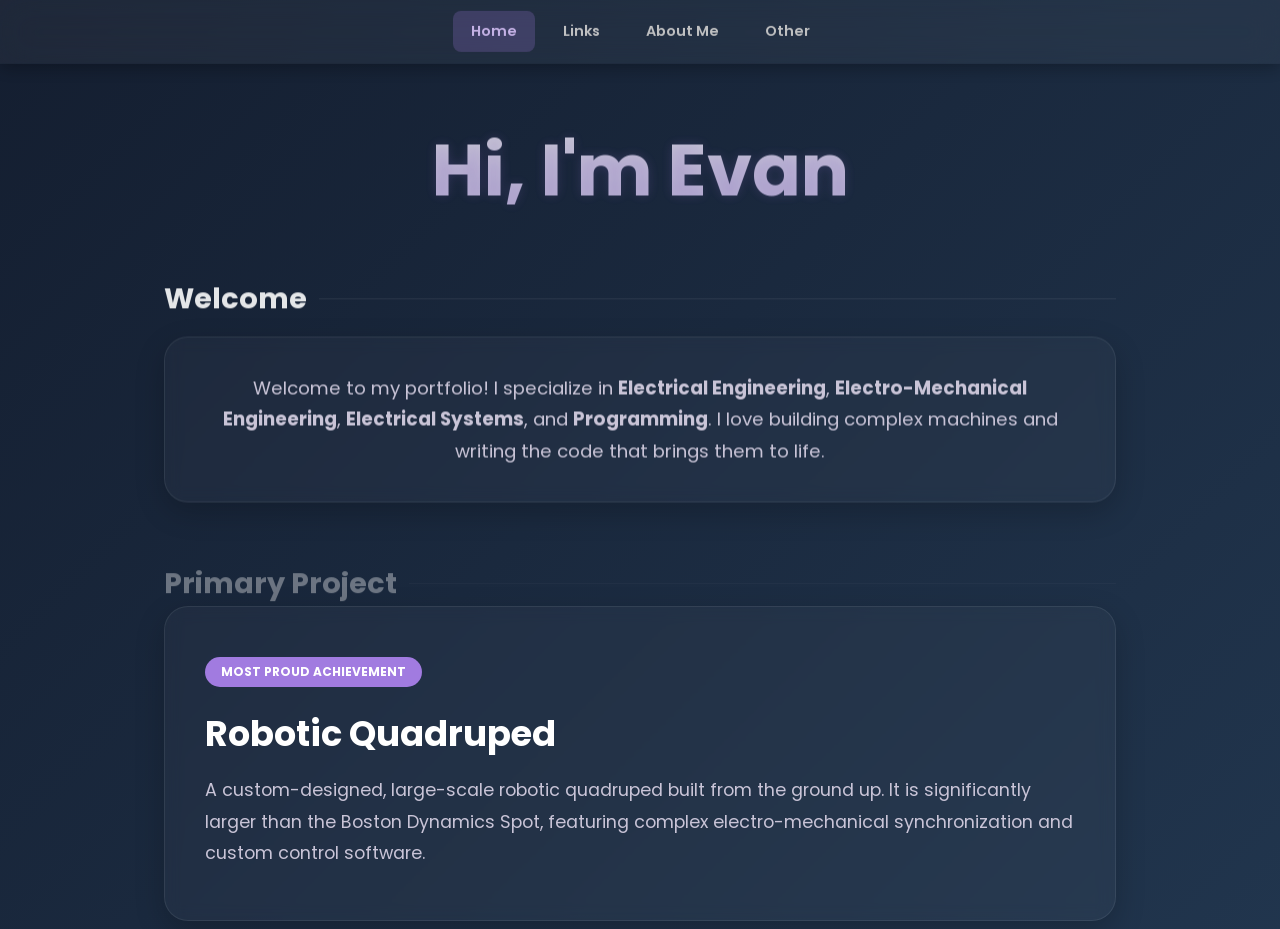
<file: index.html>
<!DOCTYPE html>
<html lang="en">
<head>
<meta charset="UTF-8" />
<meta http-equiv="refresh" content="0; url=home.html" />
<title>Redirecting...</title>
<link rel="stylesheet" href="styles.css" />
</head>
<body>
<div class="center">
<p>If you're not redirected, <a href="home.html" class="button">Click here</a>.</p>
</div>
</body>
</html>
</file>
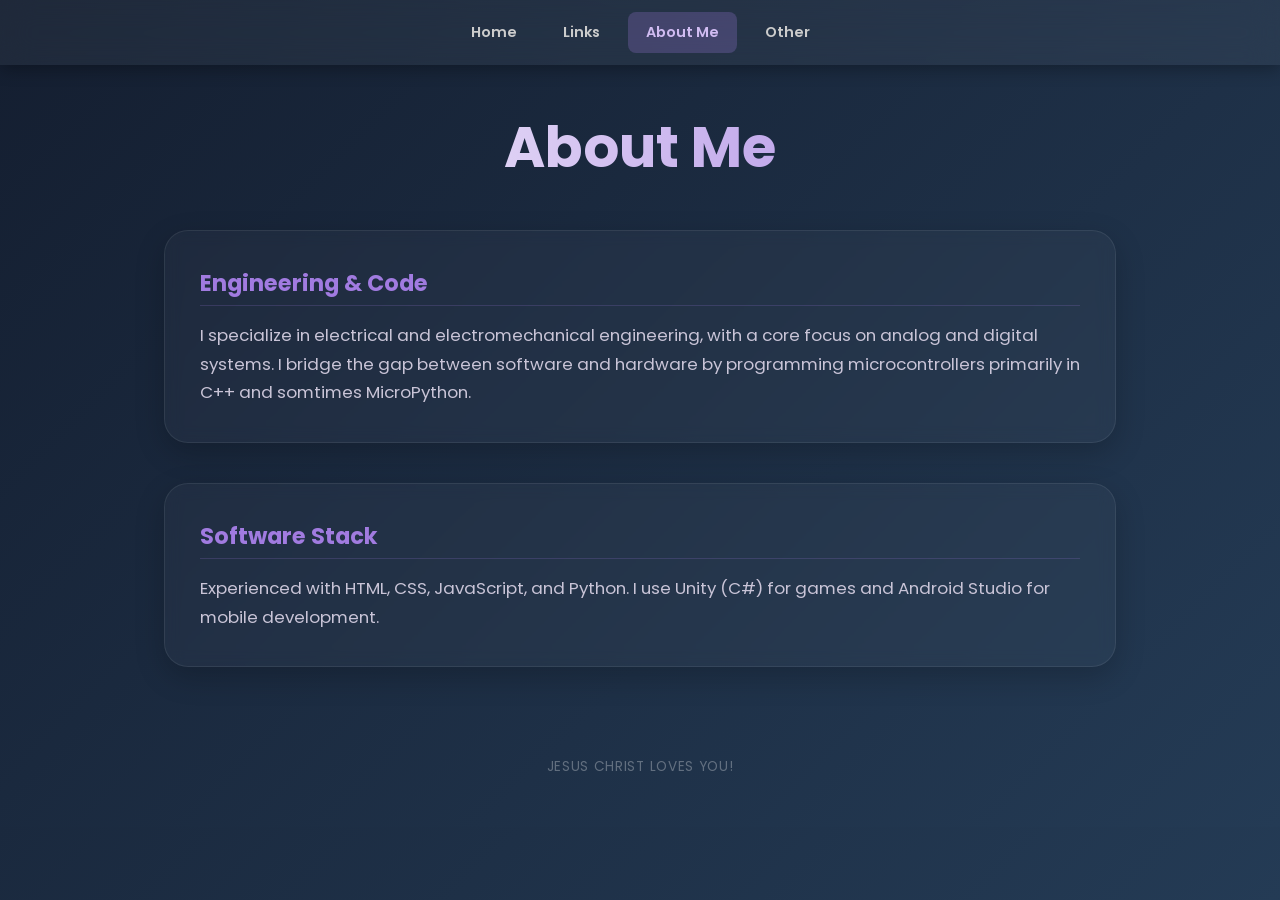
<file: about.html>
<!DOCTYPE html>
<html lang="en">
<head>
  <meta charset="UTF-8" />
  <meta name="viewport" content="width=device-width, initial-scale=1" />
  <title>About Me | Evan</title>
  <link rel="stylesheet" href="styles.css">
  <style>
    .navbar a[href="about.html"] { background: rgba(161, 123, 224, 0.25); color: #d1bcf2; }
    h2 { color: #a17be0; font-size: 1.4rem; margin-bottom: 15px; border-bottom: 1px solid rgba(161, 123, 224, 0.2); padding-bottom: 5px; }
    p { line-height: 1.7; color: #c9c4d7; font-size: 1.05rem; }
    .bubble-card:nth-child(2) { animation: fadeInUp 0.8s ease both 0.2s; }
    .bubble-card:nth-child(3) { animation: fadeInUp 0.8s ease both 0.4s; }
  </style>
</head>
<body>
<nav class="navbar">
  <a href="home.html">Home</a>
  <a href="links.html">Links</a>
  <a href="about.html">About Me</a>
  <a href="other.html">Other</a>
</nav>
<main>
  <h1 class="page-title">About Me</h1>
  
  <div class="bubble-card">
    <h2>Engineering & Code</h2>
    <p>I specialize in electrical and electromechanical engineering, with a core focus on analog and digital systems. I bridge the gap between software and hardware by programming microcontrollers primarily in C++ and somtimes MicroPython.</p>
  </div>
  
  <div class="bubble-card">
    <h2>Software Stack</h2>
    <p>Experienced with HTML, CSS, JavaScript, and Python. I use Unity (C#) for games and Android Studio for mobile development.</p>
  </div>
</main>
<footer>JESUS CHRIST LOVES YOU!</footer>
</body>
</html>
</file>
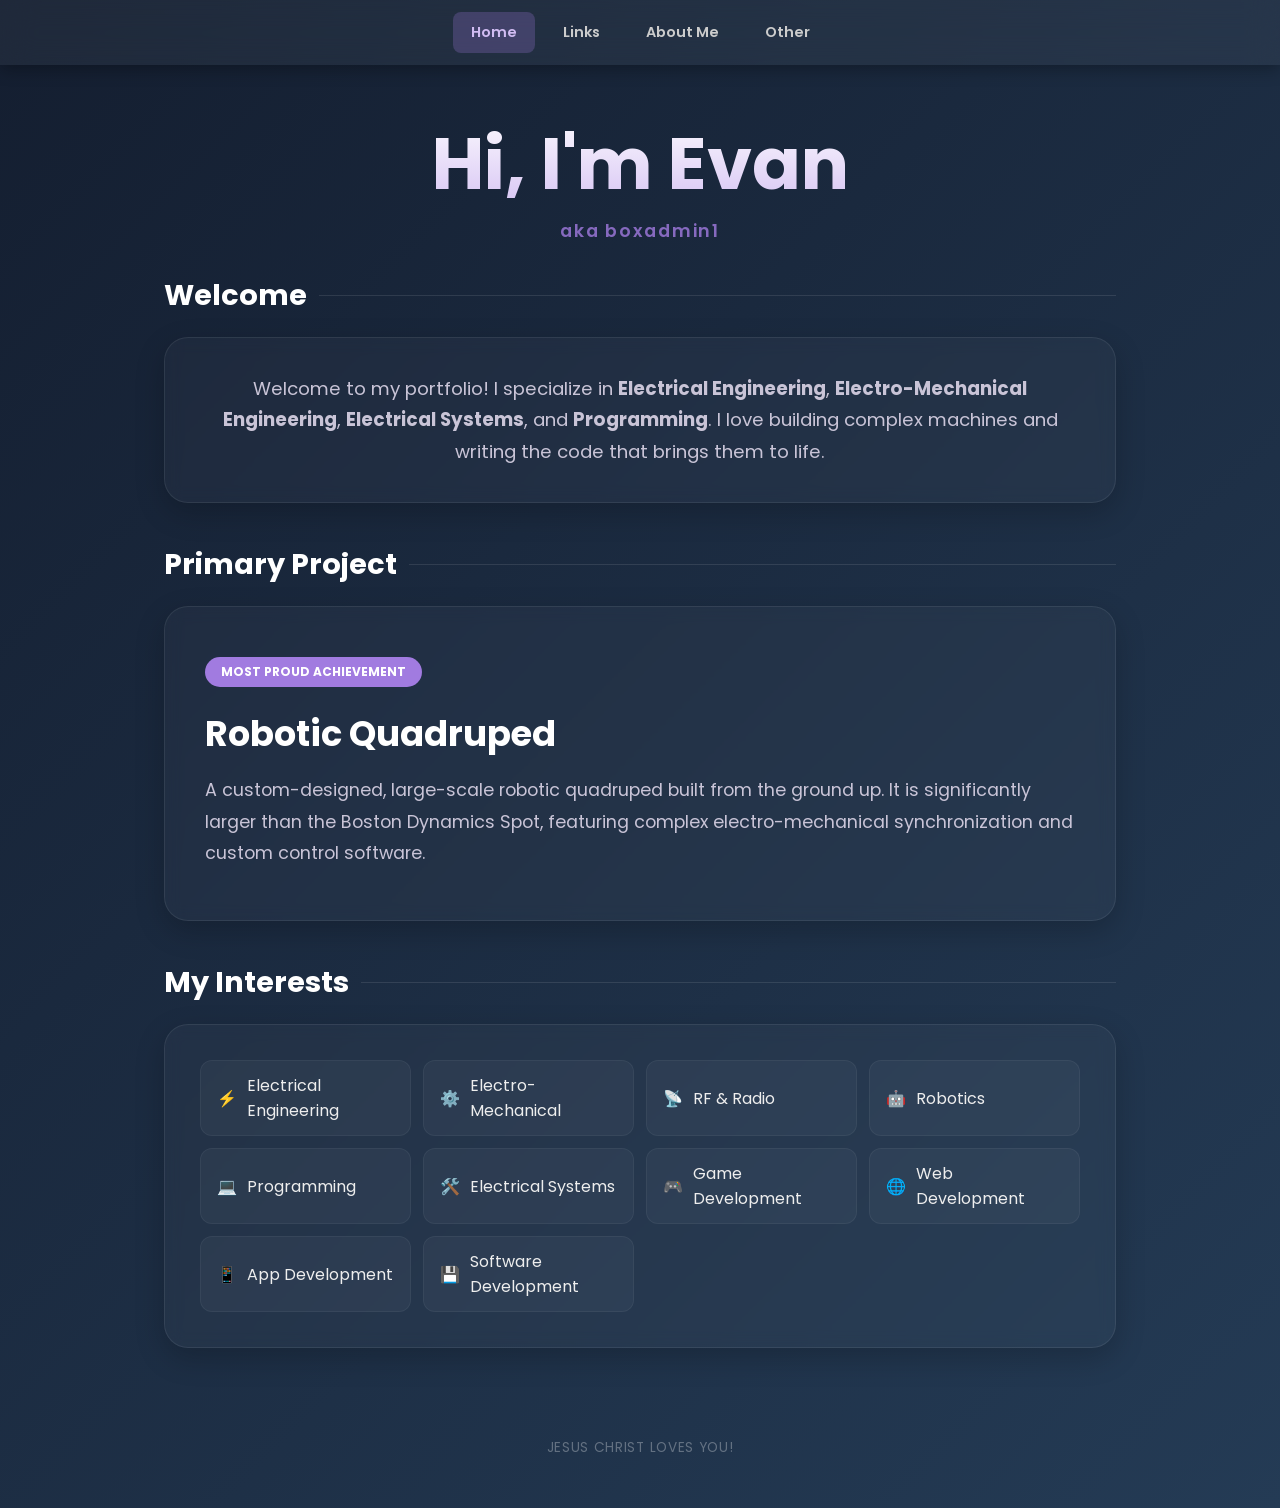
<file: home.html>
<!DOCTYPE html>
<html lang="en">
<head>
  <meta charset="UTF-8" />
  <meta name="viewport" content="width=device-width, initial-scale=1" />
  <title>Home | Evan</title>
  <link rel="stylesheet" href="styles.css">
  <style>
    .navbar a[href="home.html"] { background: rgba(161, 123, 224, 0.25); color: #d1bcf2; }
    .hero { text-align: center; margin-bottom: 30px; animation: fadeInUp 1s both; }
    .hero-title { font-size: clamp(2.5rem, 10vw, 4.5rem); font-weight: 700; background: linear-gradient(to bottom, #ffffff, #d1bcf2); -webkit-background-clip: text; -webkit-text-fill-color: transparent; animation: glowPulse 3s infinite; display: inline-block; padding: 5px; }
    .username { font-size: 1.1rem; color: rgba(161, 123, 224, 0.8); font-weight: 600; text-transform: lowercase; margin-top: -5px; animation: fadeInUp 0.8s both 0.5s; letter-spacing: 0.1em; }
    .interests-list { display: grid; grid-template-columns: repeat(auto-fill, minmax(180px, 1fr)); gap: 12px; }
    .interest-item { background: rgba(255, 255, 255, 0.04); padding: 12px 16px; border-radius: 12px; display: flex; align-items: center; gap: 10px; border: 1px solid rgba(255, 255, 255, 0.05); transition: 0.3s; animation: fadeInUp 0.5s both; }
    .interest-item:hover { background: rgba(161, 123, 224, 0.2); transform: translate3d(0, -5px, 0) scale(1.05); }
    .badge { display: inline-block; background: #a17be0; color: #fff; padding: 6px 16px; border-radius: 100px; font-size: 0.75rem; font-weight: 700; text-transform: uppercase; margin-bottom: 20px; }
    .section-header { text-align: left; margin-bottom: 20px; animation: fadeInUp 0.8s ease both; }
    .section-header h2 { font-size: 1.8rem; color: #fff; display: flex; align-items: center; gap: 12px; }
    .section-header h2::after { content: ''; flex-grow: 1; height: 1px; background: rgba(255,255,255,0.1); }
  </style>
</head>
<body>
<nav class="navbar">
  <a href="home.html">Home</a>
  <a href="links.html">Links</a>
  <a href="about.html">About Me</a>
  <a href="other.html">Other</a>
</nav>
<main>
  <div class="hero">
    <div class="hero-title">Hi, I'm Evan</div>
    <div class="username">aka boxadmin1</div>
  </div>
  
  <section class="section-header"><h2>Welcome</h2></section>
  <div class="float-wrapper">
    <div class="bubble-card" style="text-align: center;">
      <p style="font-size: 1.15rem; line-height: 1.7; color: #c9c4d7;">
        Welcome to my portfolio! I specialize in <strong>Electrical Engineering</strong>, 
        <strong>Electro-Mechanical Engineering</strong>, <strong>Electrical Systems</strong>, 
        and <strong>Programming</strong>. I love building complex machines and writing the code that brings them to life.
      </p>
    </div>
  </div>

  <section class="section-header" style="animation-delay: 0.3s;"><h2>Primary Project</h2></section>
  <div class="float-wrapper" style="animation-delay: 0.5s;">
    <div class="bubble-card" style="padding: 50px 40px;">
      <span class="badge">Most Proud Achievement</span>
      <h3 style="font-size: 2.2rem; margin-bottom: 15px; color: #fff;">Robotic Quadruped</h3>
      <p style="font-size: 1.1rem; line-height: 1.8; color: #c9c4d7;">
        A custom-designed, large-scale robotic quadruped built from the ground up. 
        It is significantly larger than the Boston Dynamics Spot, featuring complex 
        electro-mechanical synchronization and custom control software.
      </p>
    </div>
  </div>

  <section class="section-header" style="animation-delay: 0.5s;"><h2>My Interests</h2></section>
  <div class="bubble-card">
    <div class="interests-list">
      <div class="interest-item"><span class="icon">⚡</span><span class="label">Electrical Engineering</span></div>
      <div class="interest-item"><span class="icon">⚙️</span><span class="label">Electro-Mechanical</span></div>
      <div class="interest-item"><span class="icon">📡</span><span class="label">RF & Radio</span></div>
      <div class="interest-item"><span class="icon">🤖</span><span class="label">Robotics</span></div>
      <div class="interest-item"><span class="icon">💻</span><span class="label">Programming</span></div>
      <div class="interest-item"><span class="icon">🛠️</span><span class="label">Electrical Systems</span></div>
      <div class="interest-item"><span class="icon">🎮</span><span class="label">Game Development</span></div>
      <div class="interest-item"><span class="icon">🌐</span><span class="label">Web Development</span></div>
      <div class="interest-item"><span class="icon">📱</span><span class="label">App Development</span></div>
      <div class="interest-item"><span class="icon">💾</span><span class="label">Software Development</span></div>
    </div>
  </div>
</main>
<footer>JESUS CHRIST LOVES YOU!</footer>
</body>
</html>
</file>
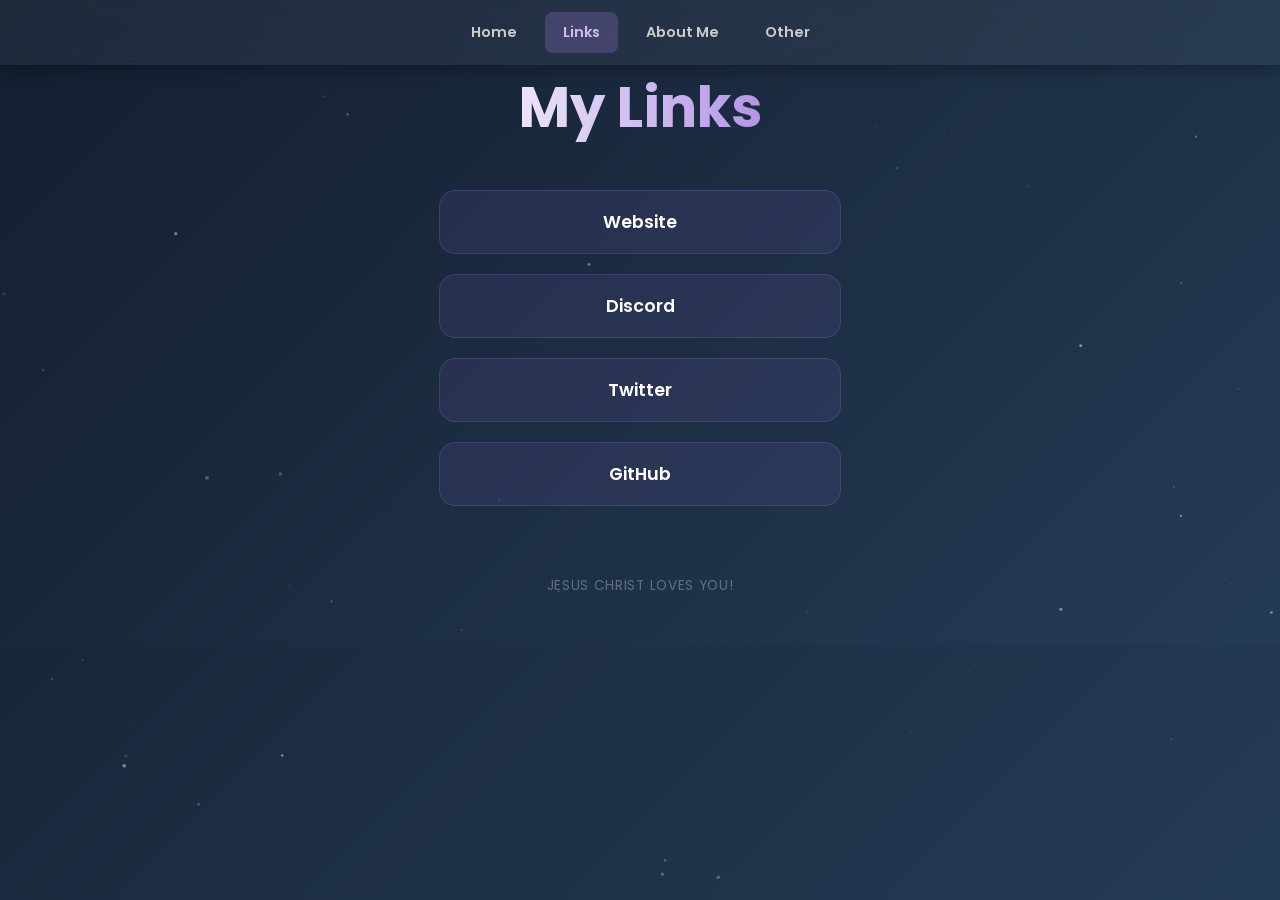
<file: links.html>
<!DOCTYPE html>
<html lang="en">
<head>
  <meta charset="UTF-8" />
  <meta name="viewport" content="width=device-width, initial-scale=1" />
  <title>Links | Evan</title>
  <link rel="stylesheet" href="styles.css">
  <style>
    .navbar a[href="links.html"] { background: rgba(161, 123, 224, 0.25); color: #d1bcf2; }
    #particles { position: fixed; top: 0; left: 0; width: 100%; height: 100%; pointer-events: none; z-index: 0; }
    
    .links-container { position: relative; z-index: 10; max-width: 450px; margin: 0 auto; text-align: center; }
    .link-btn { display: block; padding: 18px; margin-bottom: 20px; border-radius: 16px; background: rgba(161, 123, 224, 0.1); border: 1px solid rgba(161, 123, 224, 0.2); color: #fff; text-decoration: none; font-weight: 600; font-size: 1.1rem; transition: 0.3s ease; animation: fadeInUp 0.8s ease both; }
    .link-btn:hover { background: rgba(161, 123, 224, 0.3); border-color: #a17be0; transform: translate3d(0, -5px, 0); box-shadow: 0 10px 20px rgba(161, 123, 224, 0.2); }
    
    /* Staggered animation for links */
    .link-btn:nth-child(1) { animation-delay: 0.2s; }
    .link-btn:nth-child(2) { animation-delay: 0.3s; }
    .link-btn:nth-child(3) { animation-delay: 0.4s; }
    .link-btn:nth-child(4) { animation-delay: 0.5s; }
  </style>
</head>
<body>
  <canvas id="particles"></canvas>
  <nav class="navbar">
    <a href="home.html">Home</a>
    <a href="links.html">Links</a>
    <a href="about.html">About Me</a>
    <a href="other.html">Other</a>
  </nav>
  
  <main class="links-container">
    <h1 class="page-title">My Links</h1>
    <div class="links-wrapper">
      <a href="https://boxadmin1.github.io/website/" class="link-btn">Website</a>
      <a href="https://discord.com/users/boxadmin1" class="link-btn">Discord</a>
      <a href="https://x.com/Nave559692" class="link-btn">Twitter</a>
      <a href="https://github.com/boxadmin1" class="link-btn">GitHub</a>
    </div>
  </main>
  
  <footer>JESUS CHRIST LOVES YOU!</footer>

  <script>
    const canvas = document.getElementById('particles');
    const ctx = canvas.getContext('2d');
    let width, height;
    const particles = [];
    function resize() { width = window.innerWidth; height = window.innerHeight; canvas.width = width; canvas.height = height; }
    class Particle {
      constructor() { this.reset(); }
      reset() { this.x = Math.random() * width; this.y = Math.random() * height; this.size = Math.random() * 2; this.speedX = Math.random() * 0.5 - 0.25; this.speedY = Math.random() * 0.5 - 0.25; this.alpha = Math.random() * 0.5; }
      update() { this.x += this.speedX; this.y += this.speedY; if (this.x < 0 || this.x > width || this.y < 0 || this.y > height) this.reset(); }
      draw() { ctx.beginPath(); ctx.arc(this.x, this.y, this.size, 0, Math.PI * 2); ctx.fillStyle = `rgba(255,255,255,${this.alpha})`; ctx.fill(); }
    }
    function init() { resize(); for (let i = 0; i < 70; i++) particles.push(new Particle()); animate(); }
    function animate() { ctx.clearRect(0, 0, width, height); particles.forEach(p => { p.update(); p.draw(); }); requestAnimationFrame(animate); }
    window.addEventListener('resize', resize);
    init();
  </script>
</body>
</html>
</file>
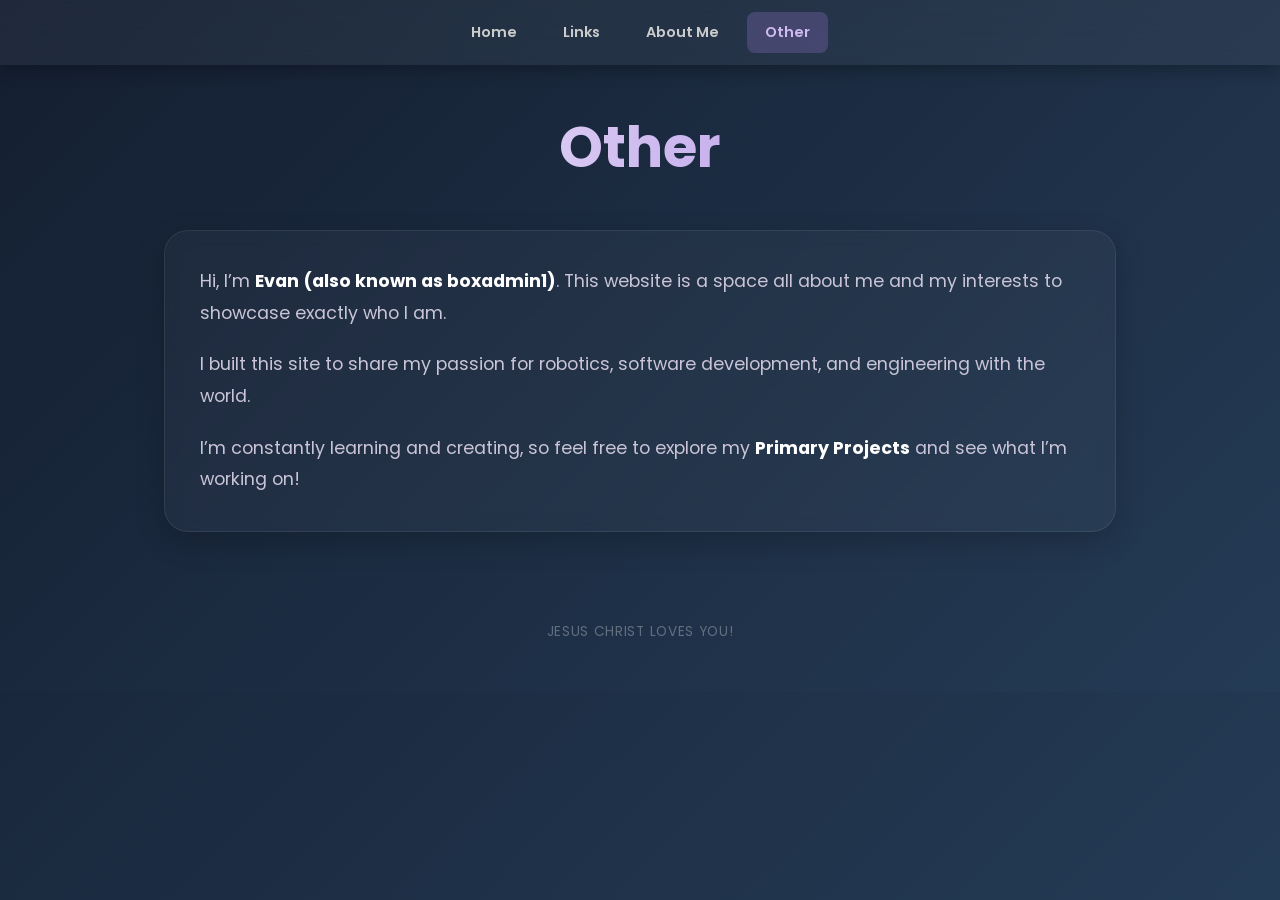
<file: other.html>
<!DOCTYPE html>
<html lang="en">
<head>
  <meta charset="UTF-8" />
  <meta name="viewport" content="width=device-width, initial-scale=1" />
  <title>Other | Evan</title>
  <link rel="stylesheet" href="styles.css">
  <style>
    .navbar a[href="other.html"] { background: rgba(161, 123, 224, 0.25); color: #d1bcf2; }
    .story-content p { line-height: 1.8; color: #c9c4d7; font-size: 1.1rem; margin-bottom: 20px; }
    .story-content p:last-child { margin-bottom: 0; }
    .story-content strong { color: #fff; }
    .float-wrapper { animation-delay: 0.2s; }
    .bubble-card { animation: fadeInUp 0.8s ease both 0.2s; }
  </style>
</head>
<body>
<nav class="navbar">
  <a href="home.html">Home</a>
  <a href="links.html">Links</a>
  <a href="about.html">About Me</a>
  <a href="other.html">Other</a>
</nav>
<main>
  <h1 class="page-title">Other</h1>
  
  <div class="float-wrapper">
    <div class="bubble-card story-content">
      <p>Hi, I’m <strong>Evan (also known as boxadmin1)</strong>. This website is a space all about me and my interests to showcase exactly who I am.</p>
      <p>I built this site to share my passion for robotics, software development, and engineering with the world.</p>
      <p>I’m constantly learning and creating, so feel free to explore my <strong>Primary Projects</strong> and see what I’m working on!</p>
    </div>
  </div>
</main>
<footer>JESUS CHRIST LOVES YOU!</footer>
</body>
</html>
</file>
<file: styles.css>
@import url('https://fonts.googleapis.com/css2?family=Poppins:wght@400;600;700&display=swap');

* {
  box-sizing: border-box;
  margin: 0;
  padding: 0;
  user-select: none;
}

/* --- SMOOTH ANIMATIONS --- */
@keyframes glowPulse {
  0% { text-shadow: 0 0 10px rgba(161, 123, 224, 0.2); filter: brightness(1); }
  50% { text-shadow: 0 0 25px rgba(161, 123, 224, 0.6), 0 0 10px rgba(255, 255, 255, 0.3); filter: brightness(1.2); }
  100% { text-shadow: 0 0 10px rgba(161, 123, 224, 0.2); filter: brightness(1); }
}

@keyframes fadeInUp {
  from { opacity: 0; transform: translate3d(0, 30px, 0); }
  to { opacity: 1; transform: translate3d(0, 0, 0); }
}

@keyframes float {
  0%, 100% { transform: translate3d(0, 0, 0); }
  50% { transform: translate3d(0, -10px, 0); }
}

@keyframes slideInDown {
  from { opacity: 0; transform: translate3d(0, -20px, 0); }
  to { opacity: 1; transform: translate3d(0, 0, 0); }
}

html, body {
  min-height: 100%;
  font-family: 'Poppins', sans-serif;
  background: linear-gradient(135deg, #141e30, #243b55);
  color: #eee;
  overflow-x: hidden;
  -webkit-font-smoothing: antialiased;
}

body::-webkit-scrollbar { width: 6px; }
body::-webkit-scrollbar-track { background: #141e30; }
body::-webkit-scrollbar-thumb { background: #a17be0; border-radius: 10px; }

/* Navbar */
.navbar {
  position: sticky;
  top: 0;
  padding: 12px 2%;
  background: rgba(255, 255, 255, 0.05);
  backdrop-filter: blur(16px);
  -webkit-backdrop-filter: blur(16px);
  z-index: 100;
  box-shadow: 0 4px 16px rgba(0, 0, 0, 0.3);
  display: flex;
  justify-content: center;
  animation: slideInDown 0.6s ease-out both;
}

.navbar a {
  color: #ccc;
  font-weight: 600;
  text-decoration: none;
  padding: 10px 18px;
  margin: 0 5px;
  border-radius: 8px;
  transition: 0.3s ease;
  font-size: 0.9rem;
}

.navbar a:hover {
  background: rgba(161, 123, 224, 0.2);
  color: #fff;
  transform: translate3d(0, -2px, 0);
}

main {
  max-width: 1000px;
  margin: 40px auto;
  padding: 0 24px;
}

/* Page Titles */
h1.page-title {
  font-size: clamp(2.5rem, 8vw, 3.5rem);
  text-align: center;
  margin-bottom: 40px;
  background: linear-gradient(to right, #fff, #a17be0);
  -webkit-background-clip: text;
  -webkit-text-fill-color: transparent;
  animation: fadeInUp 0.8s ease both;
}

/* Generic Card Styles (Rounded & Glassy) */
.bubble-card {
  position: relative;
  background: rgba(255, 255, 255, 0.03);
  border-radius: 24px;
  border: 1px solid rgba(255, 255, 255, 0.08);
  box-shadow: 0 10px 30px rgba(0,0,0,0.2);
  margin-bottom: 40px;
  backdrop-filter: blur(8px);
  padding: 35px;
  transition: transform 0.4s cubic-bezier(0.4, 0, 0.2, 1), border-color 0.4s ease;
  will-change: transform;
}

.bubble-card:hover {
  transform: translate3d(0, -8px, 0);
  border-color: rgba(161, 123, 224, 0.4);
  background: rgba(255, 255, 255, 0.05);
}

.float-wrapper {
  animation: float 6s ease-in-out infinite;
  will-change: transform;
}

footer {
  text-align: center;
  padding: 50px 0;
  font-size: 0.85rem;
  color: rgba(255, 255, 255, 0.3);
  letter-spacing: 0.05em;
  animation: fadeInUp 1s ease both 1s;
}
</file>
